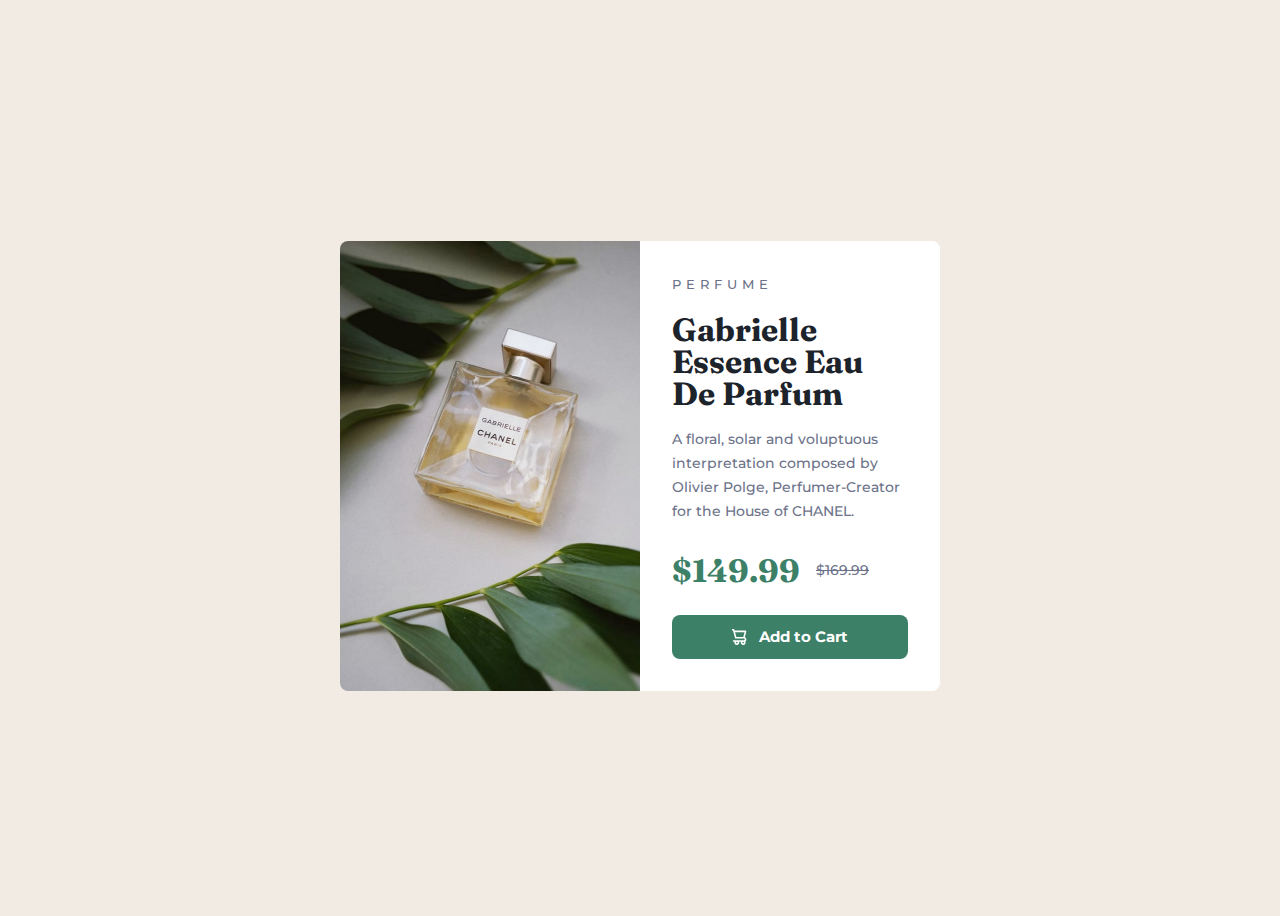
<file: product-preview-card-component-main/index.html>
<!DOCTYPE html>
<html lang="en">
  <head>
    <meta charset="UTF-8" />
    <meta name="viewport" content="width=device-width, initial-scale=1.0" />
    <!-- displays site properly based on user's device -->

    <link
      rel="icon"
      type="image/png"
      sizes="32x32"
      href="./images/favicon-32x32.png"
    />

    <title>Frontend Mentor | Product preview card component</title>
    <!-- Google fonts -->
    <link rel="preconnect" href="https://fonts.googleapis.com" />
    <link rel="preconnect" href="https://fonts.gstatic.com" crossorigin />
    <link
      href="https://fonts.googleapis.com/css2?family=Fraunces:ital,opsz,wght@0,9..144,100..900;1,9..144,100..900&family=Montserrat:ital,wght@0,100..900;1,100..900&display=swap"
      rel="stylesheet"
    />
    <!-- Custom CSS -->
    <link rel="stylesheet" href="style.css" />
    <style>
      .attribution {
        font-size: 11px;
        text-align: center;
      }
      .attribution a {
        color: hsl(228, 45%, 44%);
      }
    </style>
  </head>
  <body>
    <main>
      <article class="product">
        <picture class="product__img">
          <source
            srcset="images/image-product-desktop.jpg"
            media="(min-width: 600px)"
          />
          <img
            src="images/image-product-mobile.jpg"
            alt="Gabrielle Eau De Parfum on a white background with leaves in the corners"
          />
        </picture>
        <div class="product__content">
          <p class="product__category">Perfume</p>
          <h1 class="product__title">Gabrielle Essence Eau De Parfum</h1>
          <p>
            A floral, solar and voluptuous interpretation composed by Olivier
            Polge, Perfumer-Creator for the House of CHANEL.
          </p>
          <div class="flex-group">
            <p class="product__price">$149.99</p>
            <p class="product__original-price"><s>$169.99</s></p>
          </div>
          <button class="button" data-icon="shopping-cart">Add to Cart</button>
        </div>
      </article>
    </main>
  </body>
</html>
</file>
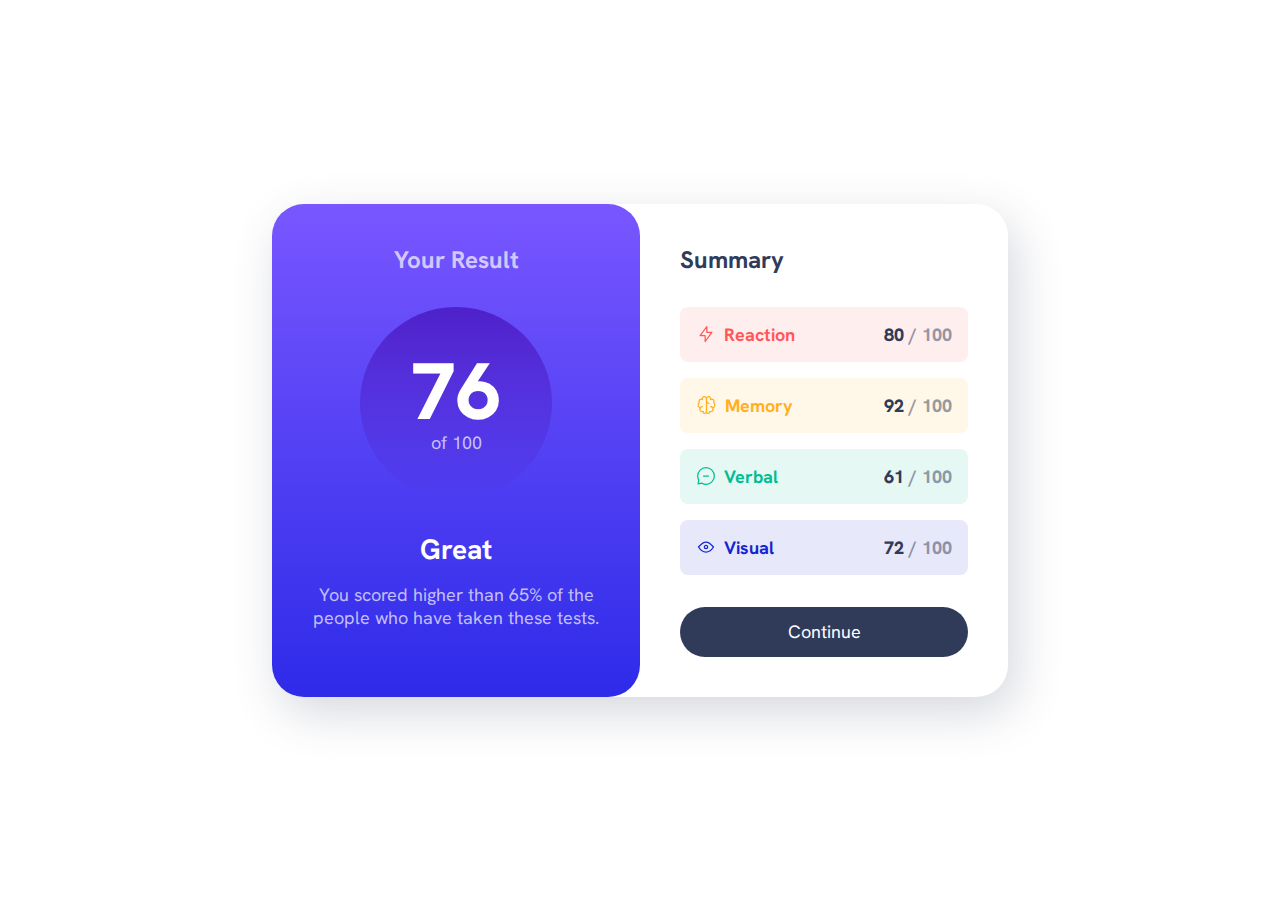
<file: results-summary-component-main/index.html>
<!DOCTYPE html>
<html lang="en">
  <head>
    <meta charset="UTF-8" />
    <meta name="viewport" content="width=device-width, initial-scale=1.0" />
    <link
      rel="icon"
      type="image/png"
      sizes="32x32"
      href="./assets/images/favicon-32x32.png"
    />
    <link rel="stylesheet" href="style.css" />
    <title>Frontend Mentor | Results summary component</title>
  </head>
  <body>
    <main>
      <div class="result-summary">
        <!-- Result -->
        <div class="results grid-flow" data-spacing="large">
          <h1 class="section-title">Your Result</h1>
          <p class="result-score"><span>76</span> of 100</p>
          <div class="grid-flow">
            <p class="result-rank">Great</p>
            <p>
              You scored higher than 65% of the people who have taken these
              tests.
            </p>
          </div>
        </div>
        <!-- Summary -->
        <div class="summary grid-flow" data-spacing="large">
          <h2 class="section-title">Summary</h2>
          <!-- Summary items -->
          <div class="grid-flow">
            <div class="summary-item" data-item-type="accent-1">
              <div class="flex-group">
                <svg
                  class="summary-icon"
                  xmlns="http://www.w3.org/2000/svg"
                  width="20"
                  height="20"
                  fill="none"
                  viewBox="0 0 20 20"
                >
                  <path
                    stroke-linecap="round"
                    stroke-linejoin="round"
                    stroke-width="1.25"
                    d="M10.833 8.333V2.5l-6.666 9.167h5V17.5l6.666-9.167h-5Z"
                  />
                </svg>
                <h3 class="summary-item-title">Reaction</h3>
              </div>
              <p class="summary-score"><span>80</span> / 100</p>
            </div>
            <div class="summary-item" data-item-type="accent-2">
              <div class="flex-group">
                <svg
                  class="summary-icon"
                  xmlns="http://www.w3.org/2000/svg"
                  width="21"
                  height="20"
                  fill="none"
                  viewBox="0 0 20 20"
                >
                  <path
                    stroke-linecap="round"
                    stroke-linejoin="round"
                    stroke-width="1.25"
                    d="M5.833 11.667a2.5 2.5 0 1 0 .834 4.858"
                  />
                  <path
                    stroke-linecap="round"
                    stroke-linejoin="round"
                    stroke-width="1.25"
                    d="M3.553 13.004a3.333 3.333 0 0 1-.728-5.53m.025-.067a2.083 2.083 0 0 1 2.983-2.824m.199.054A2.083 2.083 0 1 1 10 3.75v12.917a1.667 1.667 0 0 1-3.333 0M10 5.833a2.5 2.5 0 0 0 2.5 2.5m1.667 3.334a2.5 2.5 0 1 1-.834 4.858"
                  />
                  <path
                    stroke-linecap="round"
                    stroke-linejoin="round"
                    stroke-width="1.25"
                    d="M16.447 13.004a3.334 3.334 0 0 0 .728-5.53m-.025-.067a2.083 2.083 0 0 0-2.983-2.824M10 3.75a2.085 2.085 0 0 1 2.538-2.033 2.084 2.084 0 0 1 1.43 2.92m-.635 12.03a1.667 1.667 0 0 1-3.333 0"
                  />
                </svg>
                <h3 class="summary-item-title">Memory</h3>
              </div>
              <p class="summary-score"><span>92</span> / 100</p>
            </div>
            <div class="summary-item" data-item-type="accent-3">
              <div class="flex-group">
                <svg
                  class="summary-icon"
                  xmlns="http://www.w3.org/2000/svg"
                  width="20"
                  height="20"
                  fill="none"
                  viewBox="0 0 20 20"
                >
                  <path
                    stroke-linecap="round"
                    stroke-linejoin="round"
                    stroke-width="1.25"
                    d="M7.5 10h5M10 18.333A8.333 8.333 0 1 0 1.667 10c0 1.518.406 2.942 1.115 4.167l-.699 3.75 3.75-.699A8.295 8.295 0 0 0 10 18.333Z"
                  />
                </svg>
                <h3 class="summary-item-title">Verbal</h3>
              </div>
              <p class="summary-score"><span>61</span> / 100</p>
            </div>
            <div class="summary-item" data-item-type="accent-4">
              <div class="flex-group">
                <svg
                  class="summary-icon"
                  xmlns="http://www.w3.org/2000/svg"
                  width="20"
                  height="20"
                  fill="none"
                  viewBox="0 0 20 20"
                >
                  <path
                    stroke-linecap="round"
                    stroke-linejoin="round"
                    stroke-width="1.25"
                    d="M10 11.667a1.667 1.667 0 1 0 0-3.334 1.667 1.667 0 0 0 0 3.334Z"
                  />
                  <path
                    stroke-linecap="round"
                    stroke-linejoin="round"
                    stroke-width="1.25"
                    d="M17.5 10c-1.574 2.492-4.402 5-7.5 5s-5.926-2.508-7.5-5C4.416 7.632 6.66 5 10 5s5.584 2.632 7.5 5Z"
                  />
                </svg>
                <h3 class="summary-item-title">Visual</h3>
              </div>
              <p class="summary-score"><span>72</span> / 100</p>
            </div>
          </div>
          <!-- Summary button -->
          <button class="button">Continue</button>
        </div>
      </div>
    </main>
  </body>
</html>
</file>
<file: product-preview-card-component-main/style.css>
:root {
  --clr-primary-400: hsl(158, 36%, 37%);
  --clr-primary-500: hsl(158, 36%, 25%);
  --clr-secondary-200: hsl(30, 38%, 92%);

  --clr-neutral-900: hsl(212, 21%, 14%);
  --clr-neutral-400: hsl(228, 12%, 48%);
  --clr-neutral-100: hsl(0, 0%, 100%);

  --fw-regular: 500;
  --fw-bold: 700;

  --ff-base: "Montserrat", sans-serif;
  --ff-accent: "Fraunces", serif;
}

/*
  1. Use a more-intuitive box-sizing model.
*/
*,
*::before,
*::after {
  box-sizing: border-box;
}
/*
  2. Remove default margin
*/
* {
  margin: 0;
}
/*
  3. Allow percentage-based heights in the application
*/
html,
body {
  height: 100%;
}
/*
  Typographic tweaks!
  4. Add accessible line-height
  5. Improve text rendering
*/
body {
  line-height: 1.7;
  -webkit-font-smoothing: antialiased;
}
/*
  6. Improve media defaults
*/
img,
picture,
video,
canvas,
svg {
  display: block;
  max-width: 100%;
}
/*
  7. Remove built-in form typography styles
*/
input,
button,
textarea,
select {
  font: inherit;
}
/*
  8. Avoid text overflows
*/
p,
h1,
h2,
h3,
h4,
h5,
h6 {
  overflow-wrap: break-word;
}

h1,
h2,
h3 {
  line-height: 1;
}

/* General styling */

body {
  font-family: var(--ff-base);
  font-weight: var(--fw-regular);
  font-size: 0.875rem;
  color: var(--clr-neutral-400);
  background-color: var(--clr-secondary-200);

  margin: 1rem;
  display: grid;
  place-content: center;
}

/* utilities */

.flex-group {
  display: flex;
  gap: 1rem;
  flex-wrap: wrap;
  align-items: center;
}

/* Button */

.button {
  cursor: pointer;
  text-decoration: none;
  display: inline-flex;
  justify-content: center;
  align-items: center;
  gap: 0.75rem;
  border: 0;
  border-radius: 0.5rem;
  padding: 0.5rem 1.5rem;
  background-color: var(--clr-primary-400);
  color: var(--clr-neutral-100);
  font-weight: var(--fw-bold);
  font-size: 0.925rem;
}

.button[data-icon="shopping-cart"]::before {
  content: "";
  width: 15px;
  height: 16px;
  background-image: url(images/icon-cart.svg);
}

.button:is(:hover, :focus) {
  background-color: var(--clr-primary-500);
}

.product {
  --content-padding: 1.5rem;
  --contetn-spacing: 1rem;

  display: grid;
  background-color: var(--clr-neutral-100);
  border-radius: 0.5rem;
  overflow: hidden;
  max-width: 600px;
}

@media (min-width: 600px) {
  .product {
    --content-padding: 2rem;
    grid-template-columns: 1fr 1fr;
  }
}

.product__content {
  padding: var(--content-padding);
  display: grid;
  gap: var(--contetn-spacing);
}

.product__category {
  font-size: 0.8125rem;
  letter-spacing: 5px;
  text-transform: uppercase;
}

.product__title {
  font-size: 2rem;
  font-family: var(--ff-accent);
  color: var(--clr-neutral-900);
}

.product__price {
  font-size: 2rem;
  font-weight: var(--fw-bold);
  font-family: var(--ff-accent);
  color: var(--clr-primary-400);
}
</file>
<file: results-summary-component-main/style.css>
@font-face {
  font-family: "HankenGrotesk";
  font-display: swap;
  font-weight: 100 900;
  src: url("assets/fonts/HankenGrotesk-VariableFont_wght.ttf")
    format("truetype");
}

:root {
  /* Priamry Accents */
  --clr-accent-1: 0, 100%, 67%;
  --clr-accent-2: 39, 100%, 56%;
  --clr-accent-3: 166, 100%, 37%;
  --clr-accent-4: 234, 85%, 45%;
  /* Gradients colors*/
  --clr-primary-hsl-400: 252, 100%, 67%;
  --clr-primary-hsl-500: 256, 72%, 46%;
  --clr-secondary-hsl-400: 241, 81%, 54%;
  --clr-secondary-hsl-500: 241, 72%, 46%;
  /* Gradients HSL */
  --clr-primary-400: hsl(var(--clr-primary-hsl-400));
  --clr-primary-500: hsl(var(--clr-primary-hsl-500));
  --clr-secondary-400: hsl(var(--clr-secondary-hsl-400));
  /* Gradients */
  --gradient-primary: linear-gradient(
    var(--clr-primary-400),
    var(--clr-secondary-400)
  );
  --gradient-to-transparent: linear-gradient(
    var(--clr-primary-500),
    hsl(var(--clr-secondary-hsl-500), 0)
  );
  /* Neutral */
  --clr-neutral-hsl-100: 0, 0%, 100%;
  --clr-neutral-hsl-200: 221, 200%, 96%;
  --clr-neutral-hsl-300: 241, 100%, 89%;
  --clr-neutral-hsl-700: 224, 30%, 27%;
  /* Neutral HSL */
  --clr-neutral-100: hsl(var(--clr-neutral-hsl-100));
  --clr-neutral-200: hsl(var(--clr-neutral-hsl-200));
  --clr-neutral-300: hsl(var(--clr-neutral-hsl-300));
  --clr-neutral-700: hsl(var(--clr-neutral-hsl-700));
  /* Font */
  --font-family-default: "HankenGrotesk", sans-serif;
  /* Font weight */
  --fw-regular: 500;
  --fw-bold: 700;
  --fw-black: 800;
  /* Font size */
  --fs-400: 1.125rem;
  --fs-500: 1.25rem;
  --fs-600: 1.5rem;
  --fs-700: 1.75rem;
  --fs-800: 2rem;
  --fs-900: 5rem;
}

*,
*::before,
*::after {
  box-sizing: border-box;
}

* {
  margin: 0;
  font: inherit;
}

img,
svg {
  display: block;
  max-width: 100%;
}

body {
  font-family: var(--font-family-default);
  font-size: var(--fs-400);
  color: var(--clr-neutral-700);
}

@media (min-width: 600px) {
  body {
    min-height: 100vh;
    display: grid;
    place-items: center;
  }
}

.flex-group {
  display: flex;
  align-items: center;
  gap: 0.5rem;
  flex-wrap: wrap;
}

.grid-flow {
  display: grid;
  align-content: start;
  gap: 1rem;
}

.grid-flow[data-spacing="large"] {
  gap: 2rem;
}

.section-title {
  font-weight: var(--fw-bold);
  font-size: var(--fs-600);
}

.button {
  color: var(--clr-neutral-100);
  background: var(--clr-neutral-700);
  line-height: 1;
  padding: 1rem 2rem;
  border: 0;
  border-radius: 100vw;
  cursor: pointer;
}

.button:hover,
.button:focus-visible {
  background: var(--gradient-primary);
}

.result-summary {
  --border-radius: 2rem;
  --padding: 2.5rem;
  max-width: 46rem;
  display: grid;
}

@media (min-width: 600px) {
  .result-summary {
    margin-inline: 1rem;
    grid-template-columns: 1fr 1fr;
    box-shadow: 0.5rem 1rem 3rem hsl(var(--clr-neutral-hsl-700), 0.2);
    border-radius: var(--border-radius);
  }
}

.results {
  color: hsl(var(--clr-neutral-hsl-100), 0.7);
  text-align: center;
  background: var(--gradient-primary);
  border-radius: 0 0 var(--border-radius) var(--border-radius);
}

@media (min-width: 600px) {
  .results {
    border-radius: var(--border-radius);
  }
}

.results,
.summary {
  padding: var(--padding);
}

.result-score {
  display: grid;
  place-content: center;
  width: 12rem;
  margin-inline: auto;
  background: var(--gradient-to-transparent);
  aspect-ratio: 1 / 1;
  border-radius: 50%;
}

.result-score span {
  display: block;
  font-weight: var(--fw-black);
  font-size: var(--fs-900);
  color: var(--clr-neutral-100);
  line-height: 1;
}

.result-rank {
  font-weight: var(--fw-bold);
  font-size: var(--fs-700);
  color: var(--clr-neutral-100);
}

.summary-item {
  display: flex;
  justify-content: space-between;
  align-items: center;
  padding: 1rem;
  border-radius: 0.5rem;
  background-color: hsl(var(--item-color), 0.1);
}

.summary-item svg {
  stroke: hsl(var(--item-color));
}

.summary-item-title {
  font-weight: var(--fw-bold);
  color: hsl(var(--item-color));
}

.summary-item[data-item-type="accent-1"] {
  --item-color: var(--clr-accent-1);
}

.summary-item[data-item-type="accent-2"] {
  --item-color: var(--clr-accent-2);
}

.summary-item[data-item-type="accent-3"] {
  --item-color: var(--clr-accent-3);
}

.summary-item[data-item-type="accent-4"] {
  --item-color: var(--clr-accent-4);
}

.summary-score {
  font-weight: var(--fw-black);
  color: hsl(var(--clr-neutral-hsl-700), 0.5);
}

.summary-score span {
  color: var(--clr-neutral-700);
}
</file>
